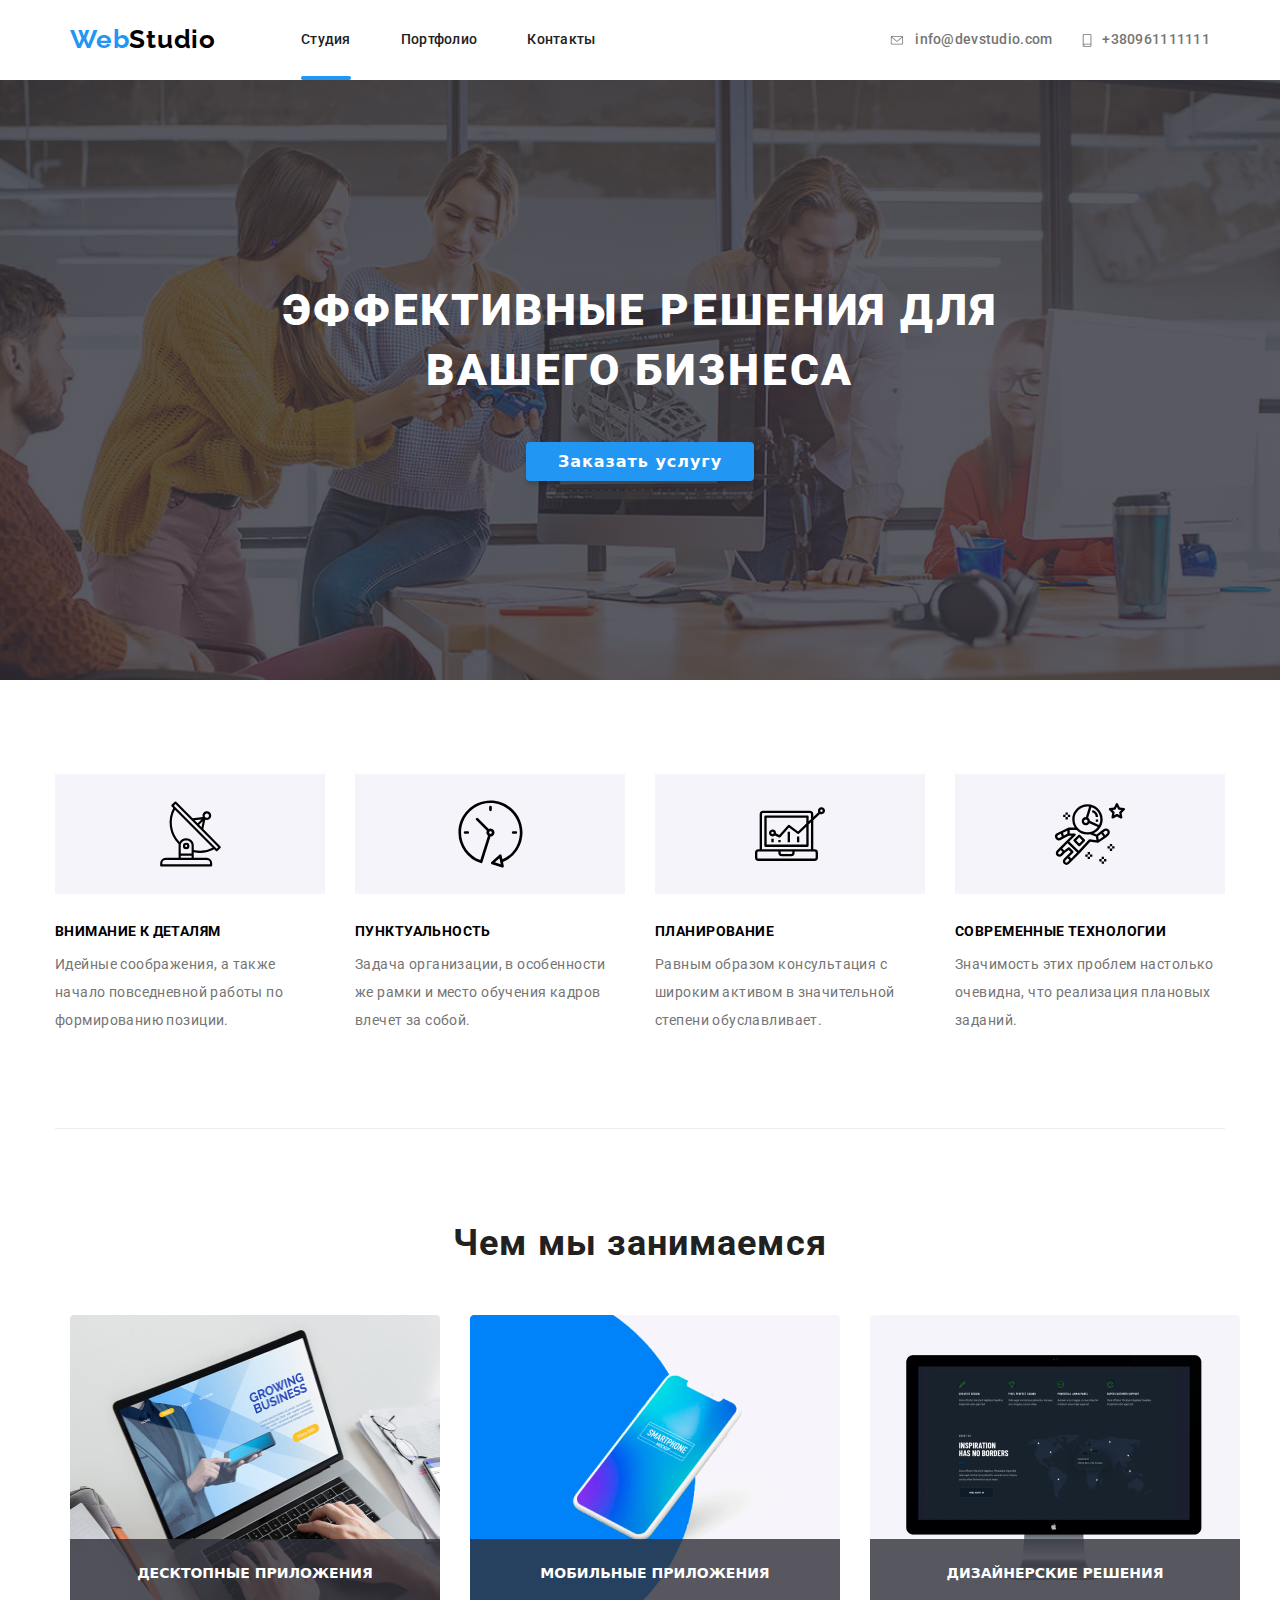
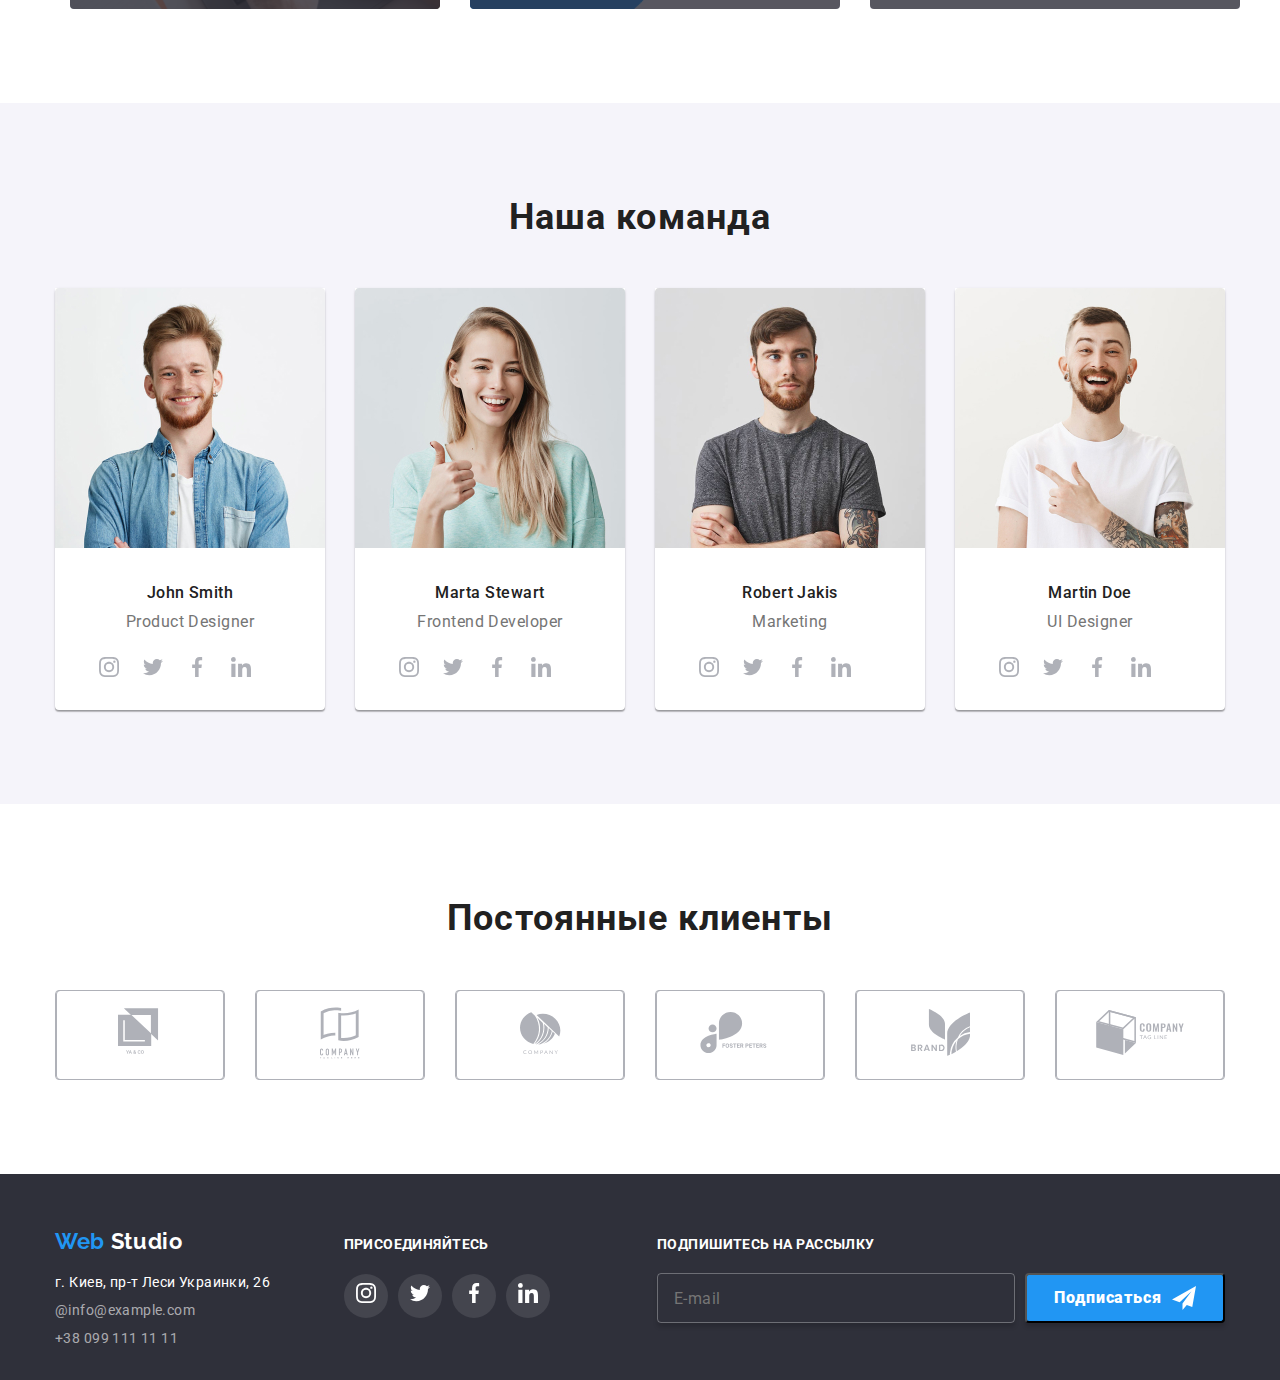
<file: index.html>
<!DOCTYPE html>
<html lang="ru">
<head>
    <meta charset="UTF-8">
    <meta name="viewport" content="width=device-width, initial-scale=1.0">
    <title>Web Studio</title>
    <link rel="stylesheet" href="./css/styless.css">
    <link href="https://fonts.googleapis.com/css2?family=Raleway:wght@700&family=Roboto:wght@400;700&display=swap" rel="stylesheet"> 
    <link rel="stylesheet" href="https://cdnjs.cloudflare.com/ajax/libs/modern-normalize/0.6.0/modern-normalize.min.css"/>
    
</head>
<body>
    <header class="page-header">
        <nav class="container main-nav">
            <a href="./index.html" class="logo">Web<span class="logo-studio">Studio</span></a>
        <ul class="site-nav">
            <li class="site-nav__item"> <a href="./index.html" class="site-nav__link-current">Студия</a></li>
            <li class="site-nav__item"> <a href="./portfolio.html" class="site-nav__link">Портфолио</a></li>
            <li class="site-nav__item"> <a href="" class="site-nav__link">Контакты</a></li>
        </ul>
        
    

         
         <ul class="auth-nav__list">
            <li class="auth-nav__item"> <a href="mailto:info@devstudio.com" class="auth-nav__link"><svg class="auth-nav__icon-svg" width="16px" height="11.2px"><use href="./symbol-defs.svg#icon-envelope"></use></svg>info@devstudio.com</a></li>
            <li class="auth-nav__item"> <a href="tel:+380961111111" class="auth-nav__link"><svg class="auth-nav__icon-svg" width="10px" height="15px"> <use href="./symbol-defs.svg#icon-smartphone" ></use></svg>+380961111111</a></li>
        </ul>






        </nav>
    </header>
    <main>
         <section class="hero">
            <div class="container-hero">
            <h1 class="title-hero">эффективные решения для <br /> вашего бизнеса</h1>
            <a href="" class="subtitle-hero">Заказать услугу</a>
        </div>
         </section>

         <section class="advantages">
             <div class="container adv-nav">
                 <h2 class="visually-hidden">Преимущества компании</h2>
         <ul class="adv-nav list">
             <li class="item"> 
                 <div class="adv-nav__icon"> <svg class="icon-antenna">
                    <use href="./symbol-defs.svg#icon-antenna"></use></svg></div>
                <h3 class="adv-nav-title">Внимание к деталям</h3>
            <p class="text-advantages">Идейные соображения, а также начало повседневной работы по формированию позиции.</p></li>
             <li class="item"><div class="adv-nav__icon"> <svg class="icon-clock">
                <use href="./symbol-defs.svg#icon-clock"></use></svg></div><h3 class="adv-nav-title">Пунктуальность</h3>
                <p class="text-advantages">Задача организации, в особенности же рамки и место обучения кадров влечет за собой.</p></li>
             <li class="item"><div class="adv-nav__icon"> <svg class="icon-diagram">
                <use href="./symbol-defs.svg#icon-diagram"></use></svg></div><h3 class="adv-nav-title">Планирование</h3>
                <p class="text-advantages">Равным образом консультация с широким активом в значительной степени обуславливает.</p></li>
             <li class="item"><div class="adv-nav__icon"> <svg class="icon-astronaut">
                <use href="./symbol-defs.svg#icon-astronaut"></use></svg></div><h3 class="adv-nav-title">Современные технологии</h3>
                <p class="text-advantages">Значимость этих проблем настолько очевидна, что реализация плановых заданий.</p></li>
         </ul>
        </div>
        </section>
          <section class="description">
              <div class="container-description">
              <h2 class="description-title">Чем мы занимаемся</h2>
              <ul class="description__list">
                <li class="description__item"><img src="./images/img.jpg" class="description_img" alt="" width="370" height="294">
                 <h3 class="description__text">Десктопные приложения</h3></li>
                <li class="description__item"><img src="./images/box.jpg" class="description_img" alt="" width="370" height="294">
                 <h3 class="description__text">Мобильные приложения</h3></li>
                <li class="description__item"><img src="./images/img-2.jpg" class="description_img" alt="" width="370" height="294">
                 <h3 class="description__text">Дизайнерские решения</h3></li>
              </ul>
            </div>
          </section>
          <section class="team">
              <div class="container-team">
              <h2 class="team-title">Наша команда</h2>
              <ul class="team-list">
                  <li class="team-card-background">
                      <img src="./images/img-john.jpg" alt="" width="270" height="260">
                        <h3 class="team-list-title">John Smith</h3>
                        <p class="team-profession">Product Designer</p>
                      
                    <ul class="team-socials">
                        <li class="team-socials__icon"><a href=""> <svg class="team-socials__icon-svg" width="20px" height="20px"><use href="./symbol-defs.svg#icon-instagram"></use></svg></a></li>
                        <li class="team-socials__icon"><a href=""> <svg class="team-socials__icon-svg" width="20px" height="20px"><use href="./symbol-defs.svg#icon-twitter"></use></svg></a></li>
                        <li class="team-socials__icon"><a href=""> <svg class="team-socials__icon-svg" width="20px" height="20px"><use href="./symbol-defs.svg#icon-facebook"></use></svg></a></li>
                        <li class="team-socials__icon"><a href=""> <svg class="team-socials__icon-svg" width="20px" height="20px"><use href="./symbol-defs.svg#icon-linkedin"></use></svg></a></li>

                    </ul>
                    </li>
                     
                    <li class="team-card-background">
                        <img src="./images/img-marta.jpg" alt="" width="270" height="260">
                        <h3 class="team-list-title">Marta Stewart</h3>
                        <p class="team-profession">Frontend Developer</p>
                    
                        <ul class="team-socials">
                          
                            <li class="team-socials__icon"><a href=""> <svg class="team-socials__icon-svg" width="20px" height="20px"><use href="./symbol-defs.svg#icon-instagram"></use></svg></a></li>
                            <li class="team-socials__icon"><a href=""> <svg class="team-socials__icon-svg" width="20px" height="20px"><use href="./symbol-defs.svg#icon-twitter"></use></svg></a></li>
                            <li class="team-socials__icon"><a href=""> <svg class="team-socials__icon-svg" width="20px" height="20px"><use href="./symbol-defs.svg#icon-facebook"></use></svg></a></li>
                            <li class="team-socials__icon"><a href=""> <svg class="team-socials__icon-svg" width="20px" height="20px"><use href="./symbol-defs.svg#icon-linkedin"></use></svg></a></li>
    
                        </ul>
                </li> 
                    
                <li class="team-card-background">
                        <img src="./images/img-robert.jpg" alt="" width="270" height="260">
                        <h3 class="team-list-title">Robert Jakis</h3>
                        <p class="team-profession">Marketing</p>
                    
                        <ul class="team-socials">
                            <li class="team-socials__icon"><a href=""> <svg class="team-socials__icon-svg" width="20px" height="20px"><use href="./symbol-defs.svg#icon-instagram"></use></svg></a></li>
                            <li class="team-socials__icon"><a href=""> <svg class="team-socials__icon-svg" width="20px" height="20px"><use href="./symbol-defs.svg#icon-twitter"></use></svg></a></li>
                            <li class="team-socials__icon"><a href=""> <svg class="team-socials__icon-svg" width="20px" height="20px"><use href="./symbol-defs.svg#icon-facebook"></use></svg></a></li>
                            <li class="team-socials__icon"><a href=""> <svg class="team-socials__icon-svg" width="20px" height="20px"><use href="./symbol-defs.svg#icon-linkedin"></use></svg></a></li>
                        </ul>
                        
                    
                </li>
                   
                <li class="team-card-background">
                        <img src="./images/img-martin.jpg" alt="" width="270" height="260">
                        <h3 class="team-list-title">Martin Doe</h3>
                        <p class="team-profession">UI Designer</p>
                    
                        <ul class="team-socials">
                            <li class="team-socials__icon"><a href=""> <svg class="team-socials__icon-svg" width="20px" height="20px"><use href="./symbol-defs.svg#icon-instagram"></use></svg></a></li>
                            <li class="team-socials__icon"><a href=""> <svg class="team-socials__icon-svg" width="20px" height="20px"><use href="./symbol-defs.svg#icon-twitter"></use></svg></a></li>
                            <li class="team-socials__icon"><a href=""> <svg class="team-socials__icon-svg" width="20px" height="20px"><use href="./symbol-defs.svg#icon-facebook"></use></svg></a></li>
                            <li class="team-socials__icon"><a href=""> <svg class="team-socials__icon-svg" width="20px" height="20px"><use href="./symbol-defs.svg#icon-linkedin"></use></svg></a></li>
                        </ul>
                </li>
                    
              </ul>
            </div>
          </section>
          <section class="clients">
              <div class="container-clients">
              <h2 class="clients-title">Постоянные клиенты</h2>
              <ul class="list-clients">
                  <li class="clients-btn"><div class="clients-btn__icon"><a href=""> <svg class="clients-btn__icon-svg" width="44.27px" height="49.23px"><use href="./symbol-defs.svg#icon-logo-1"></use></svg></a></div></li>
                  <li class="clients-btn"><div class="clients-btn__icon"><a href=""> <svg class="clients-btn__icon-svg" width="40px" height="52px"><use href="./symbol-defs.svg#icon-logo-2"></use></svg></a></div></li>
                  <li class="clients-btn"><div class="clients-btn__icon"><a href=""> <svg class="clients-btn__icon-svg" width="41px" height="42.6px"><use href="./symbol-defs.svg#icon-logo-3"></use></svg></a></div></li>
                  <li class="clients-btn"><div class="clients-btn__icon"><a href=""> <svg class="clients-btn__icon-svg" width="79.7px" height="42.02px"><use href="./symbol-defs.svg#icon-logo-4"></use></svg></a></div></li>
                  <li class="clients-btn"><div class="clients-btn__icon"><a href=""> <svg class="clients-btn__icon-svg" width="59px" height="47px"><use href="./symbol-defs.svg#icon-logo-5"></use></svg></a></div></li>
                  <li class="clients-btn"><div class="clients-btn__icon"><a href=""> <svg class="clients-btn__icon-svg" width="88.48px" height="45.44px"><use href="./symbol-defs.svg#icon-logo-6"></use></svg></a></div></li>
              </ul>
            </div>
          </section>
        </main>
        <footer>
            <section class="footer-nav">
            <div class="footer-adress">
                <a href="./index.html" class="logo-footer">Web <span class="logo-studio-footer"> Studio</span></a>
                  <address class="address-title">г. Киев, пр-т Леси Украинки, 26 </address>
                  <a href="mailto:@info@example.com" class="address-subtitle">@info@example.com</a> <br />
                  <a href="tel:+380991111111" class="address-subtitle">+38 099 111 11 11</a><br />
                  </div>
              <div class="footer-socials"> 
                  <b class="footer-title">Присоединяйтесь</b>
                  <ul class="footer-socials__list">
                    <li class="footer-socials__icon"><a href=""> <svg class="footer-socials__icon-svg" width="20px" height="20px"><use href="./symbol-defs.svg#icon-instagram"></use></svg></a></li>
                    <li class="footer-socials__icon"><a href=""> <svg class="footer-socials__icon-svg" width="20px" height="20px"><use href="./symbol-defs.svg#icon-twitter"></use></svg></a></li>
                    <li class="footer-socials__icon"><a href=""> <svg class="footer-socials__icon-svg" width="20px" height="20px"><use href="./symbol-defs.svg#icon-facebook"></use></svg></a></li>
                    <li class="footer-socials__icon"><a href=""> <svg class="footer-socials__icon-svg" width="20px" height="20px"><use href="./symbol-defs.svg#icon-linkedin"></use></svg></a></li>
                    </ul> 

                  </div>
              
                  <div class="footer-sub">
                  <p class="footer-title">Подпишитесь на рассылку</p>

                 <form class="button-footer__email">
                    
                      <input placeholder="E-mail" type="email" class="button-footer__label">
                    

                  <button class="button-footer__sub">Подписаться <svg class="footer-socials__icon-subscribe" width="24px" height="24px"><use href="./symbol-defs.svg#icon-subscribe"></use></svg></button>
                </form>    
                </div>
                </section>
              <!-- <section class="copyright">
                  <p class="copyright-text">2020 | Developed by Victoria Plis</p>
                </section>--> 
            </footer>

            <!--
            <form class="js-form">
                <p class="form-name">Оставьте свои данные, мы вам перезвоним</p>
                <div class="form-field">
                  <label for="name" class="form-label">Имя</label>
                  <input
                    type="text"
                    name="name"
                    id="name"
                    placeholder=" "
                    autofocus
                  />
                </div>
          
                <div class="form-field">
                  <label for="tel" class="form-label">Телефон</label>
                  <input type="tel" name="tel" id="tel" placeholder="" />
                </div>
          
                <div class="form-field">
                  <label for="mail" class="form-label">Почта</label>
                  <input type="email" name="mail" id="mail" placeholder="" />
                </div>
          
                
          
                <div class="form-field">
                  <label for="comment"></label>
                  <textarea
                    class="comment"
                    name="comment"
                    id="comment"
                    rows="8"
                    placeholder="Комментарий"
                  ></textarea>
                </div>
          
                <div class="form-field__checkbox">
                  <input type="checkbox" name="policy" id="policy" />
                  <label for="policy">Соглашаюсь с рассылкой и принимаю Условия договора</label>
                </div>
          
                <button type="submit">Оставить заявку</button>
              </form>
          
              <script>
                (() => {
                  document
                    .querySelector('.js-speaker-form')
                    .addEventListener('submit', e => {
                      e.preventDefault();
          
                      new FormData(e.currentTarget).forEach((value, name) =>
                        console.log(`${name}: ${value}`),
                      );
          
                      e.currentTarget.reset();
                    });
                })();
              </script>

            -->
        
        
        </body>
        </html>
</file>
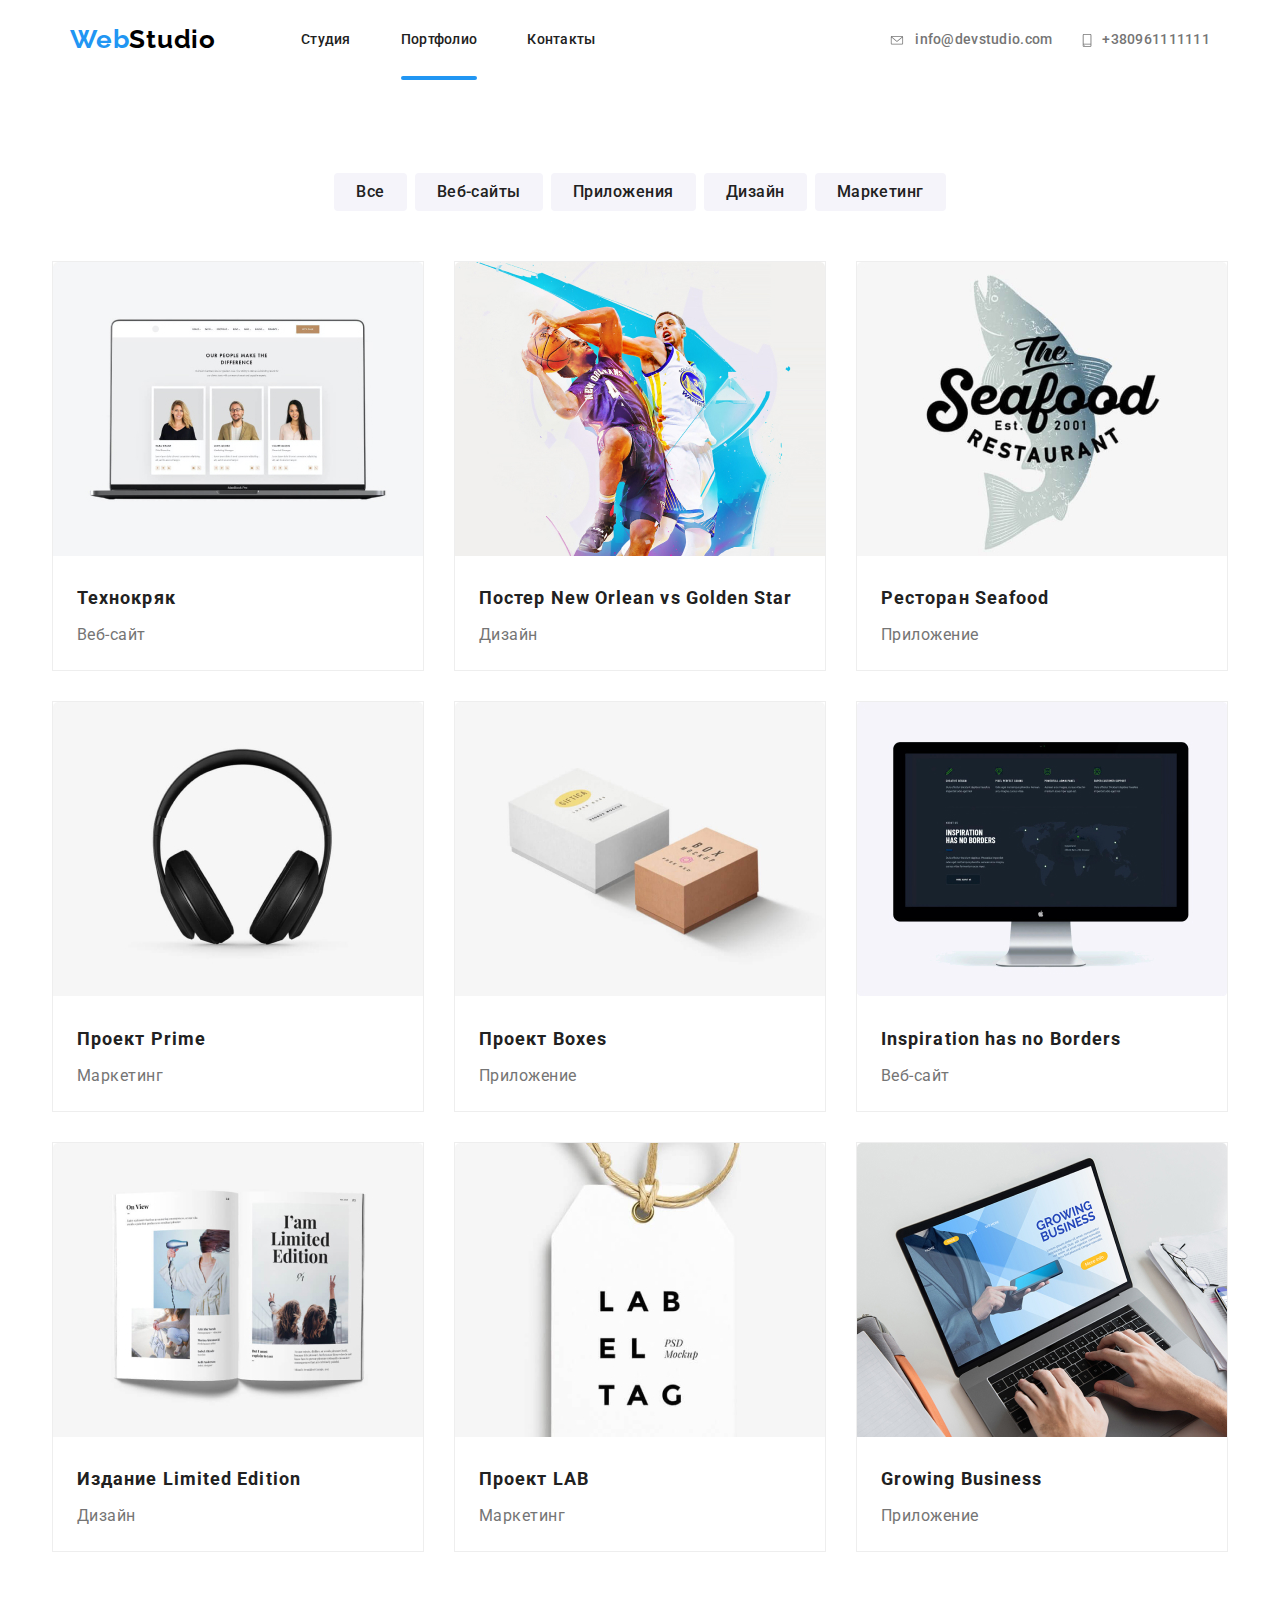
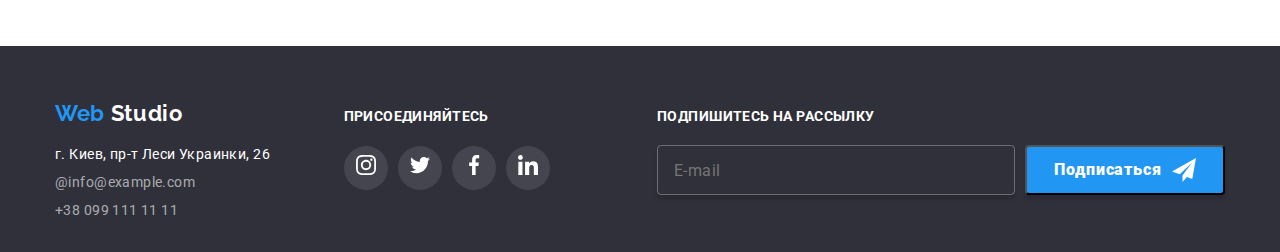
<file: portfolio.html>
<!DOCTYPE html>
<html lang="ru">
<head>
    <meta charset="UTF-8">
    <meta name="viewport" content="width=device-width, initial-scale=1.0">
    <title>Web Studio</title>
    <link rel="stylesheet" href="./css/portfolio.css">
    <link href="https://fonts.googleapis.com/css2?family=Raleway:wght@700&family=Roboto:wght@400;700&display=swap" rel="stylesheet"> 
    <link rel="stylesheet" href="https://cdnjs.cloudflare.com/ajax/libs/modern-normalize/0.6.0/modern-normalize.min.css"/>
</head>
<body>
    <header class="page-header">
    
        <nav class="container main-nav">
            <a href="./index.html" class="logo">Web<span class="logo-studio">Studio</span></a>
        <ul class="site-nav">
            <li class="site-nav__item"> <a href="./index.html" class="site-nav__link">Студия</a></li>
            <li class="site-nav__item"> <a href="./portfolio.html" class="site-nav__link-current">Портфолио</a></li>
            <li class="site-nav__item"> <a href="" class="site-nav__link">Контакты</a></li>
        </ul>




        <ul class="auth-nav__list">
            <li class="auth-nav__item"> <a class="auth-nav__link" href="mailto:info@devstudio.com" ><svg class="auth-nav__icon-svg" width="16px" height="11.2px"><use href="./symbol-defs.svg#icon-envelope"></use></svg>info@devstudio.com</a></li>
            <li class="auth-nav__item"> <a href="tel:+380961111111" class="auth-nav__link"><svg class="auth-nav__icon-svg" width="10px" height="15px"> <use href="./symbol-defs.svg#icon-smartphone" ></use></svg>+380961111111</a></li>
        </ul>
        </nav>
    </header>
    <main>
        <section class="card-set">
            <div class="card-set__content">
            <h1 class="visually-hidden">Примеры работ</h1>
    <ul class="portfolio-list">
        <li class="portfolio-btn"><a href="" class="">Все</a></li>
        <li class="portfolio-btn"><a href="" class="">Веб-сайты</a></li>
        <li class="portfolio-btn"><a href="" class="">Приложения</a></li>
        <li class="portfolio-btn"><a href="" class="">Дизайн</a></li>
        <li class="portfolio-btn"><a href="" class="">Маркетинг</a></li>
    </ul>
    
     
        <ul class="card-set__item">
            <li class="card-set__list">
                <a class="card-set__link">
                    <div class="card-set__img"><img src="./images/port-1.jpg" alt="" width="370px" height="294px">
            <div class="card-set__overlay">
                <p class="card-set__text">Технокряк это современная площадка распространения коронавируса. Компании используют эту платформу для цифрового шпионажа и атак на защищённые сервера конкурентов.</p>
            </div>
         </div>

            <div class="card-set__descripion"> <h2 class="card-set__title">Технокряк</h2>
             <p class="card-set__subtitle">Веб-сайт</p></div>
                </a>
            </li>
            

            <li class="card-set__list">
                <a class="card-set__link">
                    <div class="card-set__img"><img src="./images/port-2.jpg" alt="" width="370px" height="294px">
            <div class="card-set__overlay">
                <p class="card-set__text">Технокряк это современная площадка распространения коронавируса. Компании используют эту платформу для цифрового шпионажа и атак на защищённые сервера конкурентов.</p>
            </div>
         </div>

            <div class="card-set__descripion"> <h2 class="card-set__title">Постер New Orlean vs Golden Star</h2>
             <p class="card-set__subtitle">Дизайн</p></div>
                </a>
            </li>
            
            <li class="card-set__list">
                <a class="card-set__link">
                    <div class="card-set__img"><img src="./images/port-3.jpg" alt="" width="370px" height="294px">
            <div class="card-set__overlay">
                <p class="card-set__text">Технокряк это современная площадка распространения коронавируса. Компании используют эту платформу для цифрового шпионажа и атак на защищённые сервера конкурентов.</p>
            </div>
         </div>

            <div class="card-set__descripion"> <h2 class="card-set__title">Ресторан Seafood</h2>
             <p class="card-set__subtitle">Приложение</p></div>
                </a>
            </li>

            <li class="card-set__list">
                <a class="card-set__link">
                    <div class="card-set__img"><img src="./images/port-4.jpg" alt="" width="370px" height="294px">
            <div class="card-set__overlay">
                <p class="card-set__text">Технокряк это современная площадка распространения коронавируса. Компании используют эту платформу для цифрового шпионажа и атак на защищённые сервера конкурентов.</p>
            </div>
         </div>

            <div class="card-set__descripion"> <h2 class="card-set__title">Проект Prime</h2>
             <p class="card-set__subtitle">Маркетинг</p></div>
                </a>
            </li>

            <li class="card-set__list">
                <a class="card-set__link">
            <div class="card-set__img"><img src="./images/port-5.jpg" alt="" width="370px" height="294px">
            <div class="card-set__overlay">
                <p class="card-set__text">Технокряк это современная площадка распространения коронавируса. Компании используют эту платформу для цифрового шпионажа и атак на защищённые сервера конкурентов.</p>
            </div>
         </div>

            <div class="card-set__descripion"> <h2 class="card-set__title">Проект Boxes</h2>
             <p class="card-set__subtitle">Приложение</p></div>
                </a>
            </li>

            <li class="card-set__list">
                <a class="card-set__link">
            <div class="card-set__img"><img src="./images/port-6.jpg" alt="" width="370px" height="294px">
            <div class="card-set__overlay">
                <p class="card-set__text">Технокряк это современная площадка распространения коронавируса. Компании используют эту платформу для цифрового шпионажа и атак на защищённые сервера конкурентов.</p>
            </div>
         </div>

            <div class="card-set__descripion"> <h2 class="card-set__title">Inspiration has no Borders</h2>
             <p class="card-set__subtitle">Веб-сайт</p></div>
                </a>
            </li>

            <li class="card-set__list">
                <a class="card-set__link">
            <div class="card-set__img"><img src="./images/port-7.jpg" alt="" width="370px" height="294px">
            <div class="card-set__overlay">
                <p class="card-set__text">Технокряк это современная площадка распространения коронавируса. Компании используют эту платформу для цифрового шпионажа и атак на защищённые сервера конкурентов.</p>
            </div>
         </div>

            <div class="card-set__descripion"> <h2 class="card-set__title">Издание Limited Edition</h2>
             <p class="card-set__subtitle">Дизайн</p></div>
                </a>
            </li>

            <li class="card-set__list">
                <a class="card-set__link">
            <div class="card-set__img"><img src="./images/port-8.jpg" alt="" width="370px" height="294px">
            <div class="card-set__overlay">
                <p class="card-set__text">Технокряк это современная площадка распространения коронавируса. Компании используют эту платформу для цифрового шпионажа и атак на защищённые сервера конкурентов.</p>
            </div>
         </div>

            <div class="card-set__descripion"> <h2 class="card-set__title">Проект LAB</h2>
             <p class="card-set__subtitle">Маркетинг</p></div>
                </a>
            </li>

            <li class="card-set__list">
                <a class="card-set__link">
                    <div class="card-set__img"><img src="./images/port-9.jpg" alt="" width="370px" height="294px">
            <div class="card-set__overlay">
                <p class="card-set__text">Технокряк это современная площадка распространения коронавируса. Компании используют эту платформу для цифрового шпионажа и атак на защищённые сервера конкурентов.</p>
            </div>
         </div>

            <div class="card-set__descripion"> <h2 class="card-set__title">Growing Business</h2>
             <p class="card-set__subtitle">Приложение</p></div>
                </a>
            </li>
            
        </ul>
    </div>
    </section>

</main>

<footer>
    <section class="footer-nav">
    <div class="footer-adress">
        <a href="./index.html" class="logo-footer">Web <span class="logo-studio-footer"> Studio</span></a>
          <address class="address-title">г. Киев, пр-т Леси Украинки, 26 </address>
          <a href="mailto:@info@example.com" class="address-subtitle">@info@example.com</a> <br />
          <a href="tel:+380991111111" class="address-subtitle">+38 099 111 11 11</a><br />
          </div>
      <div class="footer-socials"> 
          <b class="footer-title">Присоединяйтесь</b>
          <ul class="footer-socials__list">
            <li class="footer-socials__icon"><a href=""> <svg class="footer-socials__icon-svg" width="20px" height="20px"><use href="./symbol-defs.svg#icon-instagram"></use></svg></a></li>
            <li class="footer-socials__icon"><a href=""> <svg class="footer-socials__icon-svg" width="20px" height="20px"><use href="./symbol-defs.svg#icon-twitter"></use></svg></a></li>
            <li class="footer-socials__icon"><a href=""> <svg class="footer-socials__icon-svg" width="20px" height="20px"><use href="./symbol-defs.svg#icon-facebook"></use></svg></a></li>
            <li class="footer-socials__icon"><a href=""> <svg class="footer-socials__icon-svg" width="20px" height="20px"><use href="./symbol-defs.svg#icon-linkedin"></use></svg></a></li>

            </ul>
          </div>
      
          <div class="footer-sub">
            <p class="footer-title">Подпишитесь на рассылку</p>

           <form class="button-footer__email">
              
                <input placeholder="E-mail" type="email" class="button-footer__label">
              

            <button class="button-footer__sub">Подписаться <svg class="footer-socials__icon-subscribe" width="24px" height="24px"><use href="./symbol-defs.svg#icon-subscribe"></use></svg></button>
          </form>    
          </div>
          </section>
        <!-- <section class="copyright">
            <p class="copyright-text">2020 | Developed by Victoria Plis</p>
          </section>--> 
    </footer>


</body>
</html>
</file>
<file: css/styless.css>
/* font-family: Roboto;
цвет основного текста  #212121
цвет второстепенного текста #757575
цвет текста на картинках  #FFFFFF
цвет текста акцента #2196F3
цвет текста футер почта, телефон, рамка, e-mail rgba(255, 255, 255, 0.6);
цвет фона картинок портфолио  rgba(33, 150, 243, 0.9);
цвет фона кнопок #2196F3
цвет фото кнопок раздела #F5F4FA;

line-height множителем
color: var(--primary-text-color)

*/

:root {
    --primary-text-color: #757575;
    --title-text-color: #212121;
    --accent-color: #2196F3;
    --white-color: #FFFFFF;
    --image-color: rgba(33, 150, 243, 0.9);
    --button-color-primary: #F5F4FA;
    
}

body {
    background-color: var(--white-color);
    font-family: Roboto, sans-serif;
    text-decoration: none;
}



.list {
    padding: 0;
    margin: 0;
    list-style: none;
}

li {
    list-style: none;
}

ul {    
    margin-block-start: 0em;
    margin-block-end: 0em;
    padding-inline-start: 0px;
}

a {
    text-decoration: none;
    color: inherit;
}
.visually-hidden {
    position: absolute;
    width: 1px;
    height: 1px;
    margin: -1px;
    border: 0;
    padding: 0;
    clip: rect(0 0 0 0);
    overflow: hidden;
}

.page-header {
    width: 1170px;
    margin-left: auto;
    margin-right: auto;
    padding-left: 15px;
    padding-right: 15px;
  
   

}
.container.main-nav {
  display: flex;
  align-items: center;

}

.site-nav {
  display: flex;
  align-items: center;
  margin-left: 85px;
  

}

.site-nav__item {
  position: relative;
}

.site-nav__item:not(:last-child) {
  margin-right: 50px;

}

.site-nav__link:focus,
.site-nav__link:hover {
  color: var(--accent-color);
}

.site-nav__link-current:focus,
.site-nav__link-current:hover {
  color: var(--accent-color);

}

.site-nav__link {
  display: block;
  padding: 32px 0px;
  font-family: Roboto;
  font-style: normal;
  font-weight: 500;
  font-size: 14px;
  line-height: 1.14;
  letter-spacing: 0.02em;
  color: #212121;
}

.site-nav__link-current {
  display: block;
  padding: 32px 0px;
  font-family: Roboto;
  font-style: normal;
  font-weight: 500;
  font-size: 14px;
  line-height: 1.14;
  letter-spacing: 0.02em;
  color: #212121;

}


.site-nav__link-current::after{
  content: '';
  display: block;
  position: absolute;
  bottom: 0;
  width: 100%;
  height: 4px;
  background-color: var(--accent-color);
  border-radius: 2px;
}



.auth-nav__list { 
  display: flex;
  margin-left: auto;
  align-items: center;

}



.auth-nav__link {
  display: flex;
  align-items: center;
  justify-content: center;
  font-family: Roboto;
  font-weight: 500;
  font-size: 14px;
  line-height: 1.14;
  letter-spacing: 0.02em;
  color: var(--primary-text-color);
  transition: transform 250ms cubic-bezier(0.4, 0, 0.2, 1);

}

.auth-nav__link:focus,
.auth-nav__link:hover {
    color: var(--accent-color);
    fill: var(--accent-color);
    transition-duration: 250ms;
    transition-timing-function: var(--timing-function);
}

.auth-nav__item{
    align-items: center;
}

.auth-nav__item:nth-child(odd) {
  margin-right: 30px;
}


.auth-nav__icon-svg {
  margin-right: 10px;
  padding-top: 2px;
  fill: currentColor;
  transition: transform 250ms cubic-bezier(0.4, 0, 0.2, 1);

}

.logo {
    font-family: Raleway;
    font-weight: bold;
    font-size: 26px;    
    line-height: 1.2px;
    letter-spacing: 0.03em;
    color: #2196F3;

}

.logo-footer {
    font-family: Raleway;
    font-weight: bold;
    font-size: 22px;    
    line-height: 1.2px;
    letter-spacing: 0.03em;
    color: #2196F3;

}



.logo-studio {
    font-family: Raleway;
    font-weight: bold;
    font-size: 26px;    
    line-height: 1.2px;
    letter-spacing: 0.03em;
    color: black;
}

.logo-studio-footer {
    font-family: Raleway;
    font-weight: bold;
    font-size: 22px;    
    line-height: 1.2px;
    letter-spacing: 0.03em;
    color: white;
}

a {
    text-decoration: none;
}



.nav-link {
    color: var(--title-text-color);
    font-family: Roboto;
    font-weight: 500;
    font-size: 14px;
    line-height: 1.14;
    letter-spacing: 0.02em;
    transition: transform 250ms cubic-bezier(0.4, 0, 0.2, 1)

}

.link:hover,
.link:focus {
  color: var(--accent-color);
}


.hero {
    
    height: 600px; 
    padding-top: 200px;
    background-image:
    linear-gradient(
    to right,
      rgba(47, 48, 58, 0.8),
      rgba(47, 48, 58, 0.8)),
    url(../images/header-img-2.jpg);
    background-repeat: no-repeat;
    background-position: center;
}




.main-title {
    font-family: Roboto;
    font-weight: 500;
    font-size: 16px;    
    line-height: 26px;
    letter-spacing: 0.03em;
    color: var(--title-text-color);
    background-color: var(--button-color-primary);
    transition: transform 250ms cubic-bezier(0.4, 0, 0.2, 1);
}
.main-title:hover,
.main-title:focus {
    background-color: var(--accent-color);
    color: var(--white-colorcolor);
    }

.container-hero {
   text-align: center;
    align-items: center;
    

}

.title-hero {
    margin-block-start: 0;
    margin-block-end: 0;
    margin-bottom: 46px;
    font-family: Roboto;
    font-style: normal;
    font-weight: 900;   
    font-size: 44px;
    line-height: 1.37;
    letter-spacing: 0.06em;
    text-align: center;
    text-transform: uppercase;
    color: #FFFFFF;

    
}

.subtitle-hero {
    width: 200px;
    height: 50px;
    font-weight: bold;
    font-size: 16px;
    line-height: 2;
    letter-spacing: 0.06em;
    text-align: center;
    color: #FFFFFF;
    background-color: var(--accent-color);
    padding: 10px 32px;
    box-shadow: 0px 4px 4px rgba(0, 0, 0, 0.15);    
    border-radius: 4px;
    
    align-items: center;  
    transition: transform 250ms cubic-bezier(0.4, 0, 0.2, 1) 
    
}


.subtitle-hero:hover,
.subtitle-hero:focus {
    color: var(--accent-color);
    background-color: #fff;
}


.advantages {
    padding-top: 94px;
    padding-bottom: 94px;
}

.container.adv-nav {
    margin-left: auto;
    margin-right: auto;
    width: 1200px;
    padding-left: 15px;
    padding-right: 15px;

}

.adv-nav__icon {
    display: flex;
    justify-content: center;
    align-items: center;
    width: 270px;
    height: 120px;
    background-color: #F5F4FA;
    margin-bottom: 30px;
   
    

}
.icon-antenna {
    width: 65px;
    height: 70px;
    
}

.icon-clock {
    width: 67px;
    height: 70px;

}

.icon-diagram {
    height: 70px;

}

.icon-astronaut{
    height: 70px;

}

.adv-nav .list {
    display: flex;
    justify-content: center;
    align-items: center;
    margin-block-start: 0em;    
    padding-inline-start: 0px;
}

.adv-nav .item {
    width: 270px;
}

.adv-nav .item:not(:last-child) {
    margin-right: 30px;
}

.adv-nav-title {
    margin-top: 0;
    margin-bottom: 10px;
    font-family: Roboto;
    font-weight: bold;
    font-size: 14px;
    line-height: 1.14;
    letter-spacing: 0.03em;
    text-transform: uppercase;
}

.list-advantages {
    font-family: Roboto;
    font-weight: bold;
    font-size: 14px;
    line-height: 1.14;
    letter-spacing: 0.03em;
    text-transform: uppercase;
    color: var(--title-text-color);


}

.text-advantages {
    font-family: Roboto;
    font-size: 14px;
    line-height: 2;
    letter-spacing: 0.03em;
    margin-top: 10px;
    margin-block-start: 0em;
    margin-block-end: 0em;
    color: var(--primary-text-color);

}
.description {
    margin-left: auto;
    margin-right: auto;
    width: 1170px;
    padding-top: 94px;
    padding-bottom: 94px;
    border-top: 1px solid #ECECEC;

}

.container-description {
    display: block;
    box-sizing: content-box;
    text-align: center;
    padding-left: 15px;
    padding-right: 15px;
    

}


.description-title {
    font-family: Roboto;
    font-style: normal;
    font-weight: bold;
    font-size: 36px;
    line-height: 1.16;
    text-align: center;
    letter-spacing: 0.03em;
    color: #212121;
    margin-block-start: 0em;
    margin-block-end: 0em;
    margin-bottom: 50px;

   
}


.description__list {
    display: flex;
    margin-left: auto;
    margin-right: auto;
    margin-block-start: 0em;
    margin-block-end: 0em;
    padding-inline-start: 0px;
    

}
.description__item {
    position: relative;
}

.description__text {
    display: inline-flex;
    justify-content: center;
    align-items: center;
    width: 370px;
    height: 70px;
    color: var(--white-color);
    font-weight: bold;
    font-size: 14px;
    line-height: 1.14;
    text-align: center;
    text-transform: uppercase;
    background-color: rgba(47, 48, 58, 0.8);
    margin: 0px;
    bottom: 0px;
    margin-block-start: 0em;
    margin-block-end: 0em;
    border-radius: 0px 0px 4px 4px;
    position: absolute;
    bottom: 0px;
    right: 50%;
    transform: translate(50%);

}

.description_img {
    display: block;
    min-width: 100%;
    
    
}


.description__item:not(:last-child) {
    margin-right: 30px;
}

.team  {
    background: #F5F4FA;
    padding-top: 94px;
    padding-bottom: 94px;
}
.container-team {
    margin-left: auto;
    margin-right: auto;
    width: 1200px;
    padding-left: 15px;
    padding-right: 15px;
    justify-content: center;
}

.team-title {
    font-family: Roboto;
    font-style: normal;
    font-weight: bold;
    font-size: 36px;
    line-height: 1.16;
    text-align: center;
    letter-spacing: 0.03em;
    color: #212121;
    margin-block-start: 0em;
    margin-block-end: 0em;
   margin-bottom: 50px;

}

.team-list {
    display: flex;
    justify-content: center;
    list-style-type: none;
    margin-block-start: 0em;
    margin-block-end: 0em;
    padding-left: 0px;
}


.team-list-title {
    font-family: Roboto;
    font-weight: 500;
    font-size: 16px;
    line-height: 1.19;
    letter-spacing: 0.03em;
    color: var(--title-text-color);
    text-align: center;
    margin-block-start: 0em;
    margin-block-end: 0em;
    margin-top: 30px;
    margin-bottom: 10px;
}

.team-socials {
    display: flex;
    padding-inline-start: 0px;
    text-align: center;
    margin-left: 32px;
    

   
}


.team-profession {
    font-family: Roboto;    
    font-size: 16px;
    line-height: 1.19;
    letter-spacing: 0.03em;
    color: var(--primary-text-color);
    text-align: center;
    margin-block-start: 0em;
    margin-block-end: 0em;
    margin-bottom: 16px;

}

.team-card-background {
    width: 270px;
    height: 422px;
    background: #FFFFFF;
    box-shadow: 0px 2px 1px rgba(0, 0, 0, 0.2), 0px 1px 1px rgba(0, 0, 0, 0.14), 0px 1px 3px rgba(0, 0, 0, 0.12);
    border-radius: 4px;

}

.team-card-background:not(:last-child) {
    margin-right: 30px;
}



.team-socials__item:not(:last-child) {
    margin-right: 10px;
}

.team-socials__icon {
    display: flex;
    justify-content: center;
    align-content: center;
    align-items: center;

    width: 44px;
    height: 44px;
    border-radius: 50%;
    background-color:inherit;
    transition: transform 250ms cubic-bezier(0.4, 0, 0.2, 1);
}

.team-socials__icon:hover,
.team-socials__icon:focus {
    background-color: var(--accent-color);
    
}


.team-socials__icon-svg{
    fill: #AFB1B8;
    transition: transform 250ms cubic-bezier(0.4, 0, 0.2, 1);
    }


.team-socials__icon-svg:hover,
.team-socials__icon-svg:focus {
    fill: var(--white-color);
    
}




/* logo companies*/

.clients-btn:not(:last-child) {
    margin-right: 10px;
}

.clients-btn__icon {
    display: flex;
    justify-content: center;
    align-content: center;
    align-items: center;

    width: 170px;
    height: 90px;
    border-radius: 4px;
    border: 1px solid #AFB1B8;
    transition: transform 250ms cubic-bezier(0.4, 0, 0.2, 1);
}

.clients-btn__icon-svg:hover,
.clients-btn__icon-svg:focus {
    fill: var(--accent-color);
    
}

.clients-btn__icon:hover,
.clients-btn__icon:focus {
    border: 1px solid var(--accent-color);
}



.clients-btn__icon-svg{
    fill: #AFB1B8;
    }



    


.clients {
    padding-top: 94px;
    padding-bottom: 94px;
}

.container-clients {
    margin-left: auto;
    margin-right: auto;
    width: 1200px;
    padding-left: 15px;
    padding-right: 15px;
    display: block;
    
}

.list-clients {
    display: flex;
    margin-block-start: 0em;
    margin-block-end: 0em;
    padding-inline-start: 0px;
}

.clients-title {
    font-family: Roboto;
    font-style: normal;
    font-weight: bold;
    font-size: 36px;
    line-height: 1.16;
    text-align: center;
    letter-spacing: 0.03em;
    color: #212121;
    margin-block-start: 0em;
    margin-block-end: 0em;
    margin-bottom: 50px;
}

.clients-btn {
    width: 170px;
    height: 90px;   
    border: 1px solid #AFB1B8;
    box-sizing: border-box;
    border-radius: 4px;
    display: flex;
    align-items: center;
    justify-content: center;

}

.clients-btn:not(:last-child) {
    margin-right: 30px;
}


.banner-text {
    font-family: Roboto;
    font-size: 18px;
    line-height: 1.6;  
    color: var(--white-color);
    background-color: var(--accent-color);
}

.description-banner-text {
    font-family: Roboto;
    font-size: 16px;
    line-height: 1.875;
    color: var(--primary-text-color);
}

/*button*/


.adv-button {
    width: 278px;
    height: 120px;
    background: #F5F4FA;
    border-radius: 4px;
    margin-bottom: 30px;
    transition: transform 250ms cubic-bezier(0.4, 0, 0.2, 1);
    
}


.adv-button:hover,
.adv-button:focus {
  color: var(--accent-color);
}

.button-footer__email {
    display: flex;
    
}

.button-footer__label{
    border: 1px solid rgba(255, 255, 255, 0.3); 
    box-sizing: border-box;
    box-shadow: 0px 4px 4px rgba(0, 0, 0, 0.15);
    border-radius: 4px;
    width: 358px;
    height: 50px;
    background-color: inherit;
    margin-right: 10px;


    padding-left: 16px;
    font-family: Roboto;
    font-size: 16px;
    line-height: 1.25;
    letter-spacing: 0.03em;
    color: rgba(255, 255, 255, 0.6);

}

.footer-sub_buttons {
    display: flex;
}

.button-footer__sub {
    font-family: Roboto;
    font-weight: 900;
    font-size: 16px;
    line-height: 1.9;
    letter-spacing: 0.06em;
    color: var(--white-color);
    padding-top: 10px;
    padding-bottom: 10px;
    
    width: 200px;
    height: 50px;
    background: #2196F3;
    box-shadow: 0px 4px 4px rgba(0, 0, 0, 0.15);
    border-radius: 4px;
    display: flex;
    justify-content: center;
    align-items: center;

}

.copyright {
    display: flex;
    justify-content: center;
    width: 1200px;
    padding-top: 18px;
    padding-bottom: 21px;
    margin-left: auto;
    margin-right: auto;
    border-top: 1px solid rgba(255, 255, 255, 0.1);
}

    

.copyright-text {
    font-family: Roboto;
    font-size: 12px;
    line-height: 2;
    letter-spacing: 0.03em;
    color: rgba(255, 255, 255, 0.4);
    
}

.footer-title{
    margin-bottom: 21px;
    font-family: Roboto;
    font-weight: bold;
    font-size: 14px;
    line-height: 1.15;
    letter-spacing: 0.03em;
    text-transform: uppercase;
    color: var(--white-color)
    
}


    


.address-subtitle {
    font-family: Roboto;
    font-style: normal;
    font-size: 14px;
    line-height: 1.7;
    letter-spacing: 0.03em;
    color: rgba(255, 255, 255, 0.6);
}
footer {
    background-color: #2F303A;

}


.address-title {
    margin-top: 10px;
    font-family: Roboto;
    font-style: normal;
    font-size: 14px;
    line-height: 2;
    letter-spacing: 0.03em;
    color: var(--white-color)
    

}

.footer-nav {
    display: flex;
    align-items: baseline;
    justify-content: space-between;
    margin-left: auto;
    margin-right: auto;
    padding-left: 15px;
    padding-right: 15px;
    padding-top: 48px;
    padding-bottom: 28px;
    width: 1200px;
    
}
.footer-adress {
    font-family: Roboto;
    font-size: 14px;
    line-height: 2; 
    letter-spacing: 0.03em;
    color: rgba(255, 255, 255, 0.6);
    margin-right: 69px;
    
}

.footer-socials__list {
    display: flex;
    justify-content: center;
    align-content: center;
    align-items: center;
    margin-right: 93px;
}



.footer-socials__icon:not(:last-child) {
    margin-right: 10px;
}

.footer-socials__icon {
    display: flex;
    justify-content: center;
    align-content: center;
    align-items: center;
    margin-top: 20px;
    margin-right: 10px;
    width: 44px;
    height: 44px;
    border-radius: 50%;
    background-color: rgba(255, 255, 255, 0.1);
}

.footer-socials__icon:hover,
.footer-socials__icon:focus {
    background-color: var(--accent-color);
    
}


.footer-socials__icon-svg{
    fill: var(--white-color);
    }




.footer-socials__icon-subscribe{
    fill: var(--white-color);
    margin-left: 10px;        
}


/* modal */
.js-form {
    box-sizing: border-box;
    width: 528px;
    height: 581;
    margin-left: auto;
    margin-right: auto;
  }
  
.form-name{
    font-family: Roboto;
    font-style: normal;
    font-weight: bold;
    font-size: 20px;
    line-height: 1.15;
    text-align: center;
    letter-spacing: 0.03em;
    color: #212121;
    margin-top: 40px;
    margin-bottom: 30px;

}
  textarea {
    resize: none;
  }
  
  
  .form-field {
    display: flex;
    flex-direction: column;
    margin-bottom: 28px;
  }
  
  .form-label {
    position: absolute;
    margin-bottom: 5px;
    font-family: Roboto;        
    font-size: 14px;
    line-height: 1.12;
    letter-spacing: 0.01em;

    color: #757575;
  }
  
  .form-field input {
    margin: 0;
    padding: 10px 20px;
    border-radius: 3px;
    border: 1px solid #2a2a2a;
  }
  
  .form-field input::placeholder {
    color: var(--accent-color);
  }
  

  .comment {
    margin-bottom: 20px;
  }
  .form-field__checkbox {
      margin-bottom: 30px;
  }
  .policy {
      font-family: Roboto;
    font-size: 14px;
    line-height: 1.7;
    letter-spacing: 0.03em;
     color: #757575;
    

  }
</file>
<file: css/portfolio.css>
/* font-family: Roboto;
цвет основного текста  #212121
цвет второстепенного текста #757575
цвет текста на картинках  #FFFFFF
цвет текста акцента #2196F3
цвет текста футер почта, телефон, рамка, e-mail rgba(255, 255, 255, 0.6);
цвет фона картинок портфолио  rgba(33, 150, 243, 0.9);
цвет фона кнопок #2196F3
цвет фото кнопок раздела #F5F4FA;

line-height множителем
color: var(--primary-text-color)

*/

:root {
    --primary-text-color: #757575;
    --title-text-color: #212121;
    --accent-color: #2196F3;
    --white-color: #FFFFFF;
    --image-color: rgba(33, 150, 243, 0.9);
    --button-color-primary: #F5F4FA;
    --timing-function: cubic-bezier(0.4, 0, 0.2, 1);
    
}

body {
    background-color: var(--white-color);
    font-family: Roboto, sans-serif;
    text-decoration: none;
}

ul {
    margin: 0;
    padding: 0;
}

.list {
    padding: 0;
    margin: 0;
    list-style: none;
}

li {
    list-style: none;
}

.visually-hidden {
    position: absolute;
    width: 1px;
    height: 1px;
    margin: -1px;
    border: 0;
    padding: 0;
    clip: rect(0 0 0 0);
    overflow: hidden;
}


/*header*/

.page-header {
    width: 1170px;
    margin-left: auto;
    margin-right: auto;
    padding-left: 15px;
    padding-right: 15px;
  
   

}
.container.main-nav {
  display: flex;
  align-items: center;

}

.site-nav {
  display: flex;
  align-items: center;
  margin-left: 85px;
  

}

.site-nav__item {
  position: relative;
}

.site-nav__item:not(:last-child) {
  margin-right: 50px;

}

.site-nav__link:focus,
.site-nav__link:hover {
  color: var(--accent-color);
}

.site-nav__link-current:focus,
.site-nav__link-current:hover {
  color: var(--accent-color);

}

.site-nav__link {
  display: block;
  padding: 32px 0px;
  font-family: Roboto;
  font-style: normal;
  font-weight: 500;
  font-size: 14px;
  line-height: 1.14;
  letter-spacing: 0.02em;
  color: #212121;
}

.site-nav__link-current {
  display: block;
  padding: 32px 0px;
  font-family: Roboto;
  font-style: normal;
  font-weight: 500;
  font-size: 14px;
  line-height: 1.14;
  letter-spacing: 0.02em;
  color: #212121;

}


.site-nav__link-current::after{
  content: '';
  display: block;
  position: absolute;
  bottom: 0;
  width: 100%;
  height: 4px;
  background-color: var(--accent-color);
  border-radius: 2px;
}



.auth-nav__list { 
  display: flex;
  margin-left: auto;
  align-items: center;

}



.auth-nav__link {
  display: flex;
  align-items: center;
  justify-content: center;
  font-family: Roboto;
  font-weight: 500;
  font-size: 14px;
  line-height: 1.14;
  letter-spacing: 0.02em;
  color: var(--primary-text-color);
  transition: transform 250ms cubic-bezier(0.4, 0, 0.2, 1);

}

.auth-nav__link:focus,
.auth-nav__link:hover {
    color: var(--accent-color);
    fill: var(--accent-color);
    transition-duration: 250ms;
    transition-timing-function: var(--timing-function);
}



.auth-nav__item:nth-child(odd) {
  margin-right: 30px;
}


.auth-nav__icon-svg {
  margin-right: 10px;
  padding-top: 2px;
  fill: currentColor;
  transition: transform 250ms cubic-bezier(0.4, 0, 0.2, 1);

}





.logo {
  font-family: Raleway;
  font-weight: bold;
  font-size: 26px;    
  line-height: 1.2px;
  letter-spacing: 0.03em;
  color: #2196F3;

}

.logo-footer {
  font-family: Raleway;
  font-weight: bold;
  font-size: 22px;    
  line-height: 1.2px;
  letter-spacing: 0.03em;
  color: #2196F3;

}



.logo-studio {
  font-family: Raleway;
  font-weight: bold;
  font-size: 26px;    
  line-height: 1.2px;
  letter-spacing: 0.03em;
  color: black;
}

.logo-studio-footer {
  font-family: Raleway;
  font-weight: bold;
  font-size: 22px;    
  line-height: 1.2px;
  letter-spacing: 0.03em;
  color: white;
}

a {
  text-decoration: none;
}



.nav-link {
  color: var(--title-text-color);
  font-family: Roboto;
  font-weight: 500;
  font-size: 14px;
  line-height: 1.14;
  letter-spacing: 0.02em;
  transition: transform 250ms cubic-bezier(0.4, 0, 0.2, 1)

}

.link:hover,
.link:focus {
color: var(--accent-color);
}



.logo {
    font-family: Raleway;
    font-weight: bold;
    font-size: 26px;    
    line-height: 1.2px;
    letter-spacing: 0.03em;
    color: #2196F3;

}

.logo-footer {
    font-family: Raleway;
    font-weight: bold;
    font-size: 22px;    
    line-height: 1.2px;
    letter-spacing: 0.03em;
    color: #2196F3;

}



.logo-studio {
    font-family: Raleway;
    font-weight: bold;
    font-size: 26px;    
    line-height: 1.2px;
    letter-spacing: 0.03em;
    color: black;
}

.logo-studio-footer {
    font-family: Raleway;
    font-weight: bold;
    font-size: 22px;    
    line-height: 1.2px;
    letter-spacing: 0.03em;
    color: white;
}

a {
    text-decoration: none;
    color: inherit;
}

address {
    font-style: normal;

}

.nav-link {
    color: var(--title-text-color);
    font-family: Roboto;
    font-weight: 500;
    font-size: 14px;
    line-height: 1.14;
    letter-spacing: 0.02em;
    transition: transform 250ms cubic-bezier(0.4, 0, 0.2, 1);

}

.link:hover,
.link:focus {
  color: var(--accent-color);
}


.main-title {
    font-family: Roboto;
    font-weight: 500;
    font-size: 16px;    
    line-height: 26px;
    letter-spacing: 0.03em;
    color: var(--title-text-color);
    background-color: var(--button-color-primary);
    transition: transform 250ms cubic-bezier(0.4, 0, 0.2, 1);
}
.main-title:hover,
.main-title:focus {
    background-color: var(--accent-color);
    color: var(--white-colorcolor);
    }

/* меню портфолио */

.portfolio-list {
    display: flex;
    justify-content: center;
    margin-left: auto;
    margin-right: auto;
    padding-inline-start: 0px;
    font-family: Roboto;
    font-weight: 500;
    font-size: 16px;
    line-height: 1.625;  
    text-align: center;
    letter-spacing: 0.03em;
    color: #212121;
    margin-block-start: 0em;
    margin-block-end: 0em;
    
}
.portfolio-btn {
    padding: 6px 22px;
    margin-bottom: 50px;
    background: #F5F4FA;
    border-radius: 4px;
    align-items: center;
    transition: transform 250ms cubic-bezier(0.4, 0, 0.2, 1);
}

.portfolio-btn:not(:last-child){
    margin-right: 8px;
}

.portfolio-btn:hover,
.portfolio-btn:focus {
  color: var(--white-color);
  background-color: var(--accent-color);
  
}


/* карточки портфолио */

.card-set__content {
    box-sizing: border-box;
    width: 1200px;
    margin: 0px auto;
   
}
.card-set {
    padding-top: 93px;
    padding-bottom: 94px;
}

/* карточки портфолио */

.card-set__item {
    display: flex;
    flex-direction: row;
    justify-content: center;
    flex-wrap: wrap;
    margin-block-start: 0em;
    margin-block-end: 0em;
    padding-inline-start: 0px;
    
}

.card-set__list {
    margin-right: 30px;
    margin-bottom: 30px;
    margin-block-start: 0em;
    margin-block-end: 0em;
    border: 1px solid #EEEEEE;
}

    
.card-set__list:hover,
.card-set__list:focus {
    box-shadow: 1px 4px 6px rgba(0, 0, 0, 0.16), 0px 4px 4px rgba(0, 0, 0, 0.06), 0px 1px 1px rgba(0, 0, 0, 0.12);
}


.card-set__list:nth-child(3n) {
    margin-right: 0;
}

.card-set__list:nth-last-child(-n + 3) {
    margin-bottom: 0;
}

.card-set__list:nth-last-child(n + 4) {
    margin-bottom: 30px;
}


.card-set__img {
    position: relative;
    
}

.card-set__overlay {
    position: absolute;
    bottom: 0px;
    width: 100%;
    height: 100%;
    background-color: var(--accent-color);
    transform: translateY(50%);
    transition: transform 250ms cubic-bezier(0.4, 0, 0.2, 1);
    opacity: 0;
    z-index: 1;


}

.card-set__overlay:focus,
.card-set__overlay:hover {
    transform: translateY(0%);
    opacity: 0.9;

    
} 


.card-set__text {
    position: absolute;
   
   font-style: 18px;
    line-height: 1.6;   
    color: var(--white-color);
    padding: 63px 24px;
    
   
    margin-block-start: 0em;
    margin-block-end: 0em;
    
    opacity: 0;
}

.card-set__text:focus,
.card-set__text:hover {
    opacity: 1;
    
}

.card-set__descripion {
   
    z-index: 2;
}

.card-set__title {
    font-family: Roboto;
    font-weight: bold;
    font-size: 18px;
    line-height: 2;
    letter-spacing: 0.06em;
    color: #212121;
    margin-left: 24px;
    margin-block-start: 0em;    
    margin-block-end: 0em;
    margin-bottom: 4px;
    padding-top: 20px;
    

}

.card-set__subtitle {
    font-family: Roboto;
    font-size: 16px;
    line-height: 30px;
    letter-spacing: 0.03em;
    color: #757575;
    margin-left: 24px;
    margin-block-start: 0em;
    margin-block-end: 0em;
    padding-bottom: 20px;


}








.button-footer__email {
    display: flex;
    
}

.footer-sub_buttons {
    display: flex;
}

.button-footer__sub {
    font-family: Roboto;
    font-weight: 900;
    font-size: 16px;
    line-height: 1.9;
    letter-spacing: 0.06em;
    color: var(--white-color);
    padding-top: 10px;
    padding-bottom: 10px;
    
    width: 200px;
    height: 50px;
    background: #2196F3;
    box-shadow: 0px 4px 4px rgba(0, 0, 0, 0.15);
    border-radius: 4px;
   display: flex;
   justify-content: center;
   align-items: center;

}

.button-footer__label{
    border: 1px solid rgba(255, 255, 255, 0.3); 
    box-sizing: border-box;
    box-shadow: 0px 4px 4px rgba(0, 0, 0, 0.15);
    border-radius: 4px;
    width: 358px;
    height: 50px;
    background-color: inherit;
    margin-right: 10px;


    padding-left: 16px;
    font-family: Roboto;
    font-size: 16px;
    line-height: 1.25;
    letter-spacing: 0.03em;
    color: rgba(255, 255, 255, 0.6);

}

.copyright {
    display: flex;
    justify-content: center;
    width: 1200px;
    padding-top: 18px;
    padding-bottom: 21px;
    margin-left: auto;
    margin-right: auto;
    border-top: 1px solid rgba(255, 255, 255, 0.1);
}

    

.copyright-text {
    font-family: Roboto;
    font-size: 12px;
    line-height: 2;
    letter-spacing: 0.03em;
    color: rgba(255, 255, 255, 0.4);
    
}

.footer-title{
    margin-bottom: 21px;
    font-family: Roboto;
    font-weight: bold;
    font-size: 14px;
    line-height: 1.15;
    letter-spacing: 0.03em;
    text-transform: uppercase;
    color: var(--white-color)
    
}


    


.address-subtitle {
    font-family: Roboto;
    font-style: normal;
    font-size: 14px;
    line-height: 1.7;
    letter-spacing: 0.03em;
    color: rgba(255, 255, 255, 0.6);
}
footer {
    background-color: #2F303A;

}


.address-title {
    margin-top: 10px;
    font-family: Roboto;
    font-style: normal;
    font-size: 14px;
    line-height: 2;
    letter-spacing: 0.03em;
    color: var(--white-color)
    

}

.footer-nav {
    display: flex;
    align-items: baseline;
    justify-content: space-between;
    margin-left: auto;
    margin-right: auto;
    padding-left: 15px;
    padding-right: 15px;
    padding-top: 48px;
    padding-bottom: 28px;
    width: 1200px;
    
}
.footer-adress {
    font-family: Roboto;
    font-size: 14px;
    line-height: 2; 
    letter-spacing: 0.03em;
    color: rgba(255, 255, 255, 0.6);
    margin-right: 69px;
    
}

.footer-socials__list {
    display: flex;
    justify-content: center;
    align-content: center;
    align-items: center;
    margin-right: 93px;
    padding-left: 0px;
}



.footer-socials__icon:not(:last-child) {
    margin-right: 10px;
}

.footer-socials__icon {
    display: flex;
    justify-content: center;
    align-content: center;
    align-items: center;
    margin-top: 20px;
    margin-right: 10px;
    width: 44px;
    height: 44px;
    border-radius: 50%;
    background-color: rgba(255, 255, 255, 0.1);
    transition: transform 250ms cubic-bezier(0.4, 0, 0.2, 1);
}

.footer-socials__icon:hover,
.footer-socials__icon:focus {
    background-color: var(--accent-color);
    
}


.footer-socials__icon-svg{
    fill: var(--white-color);
    }




.footer-socials__icon-subscribe{
    fill: var(--white-color);
    margin-left: 10px;        
}
</file>
